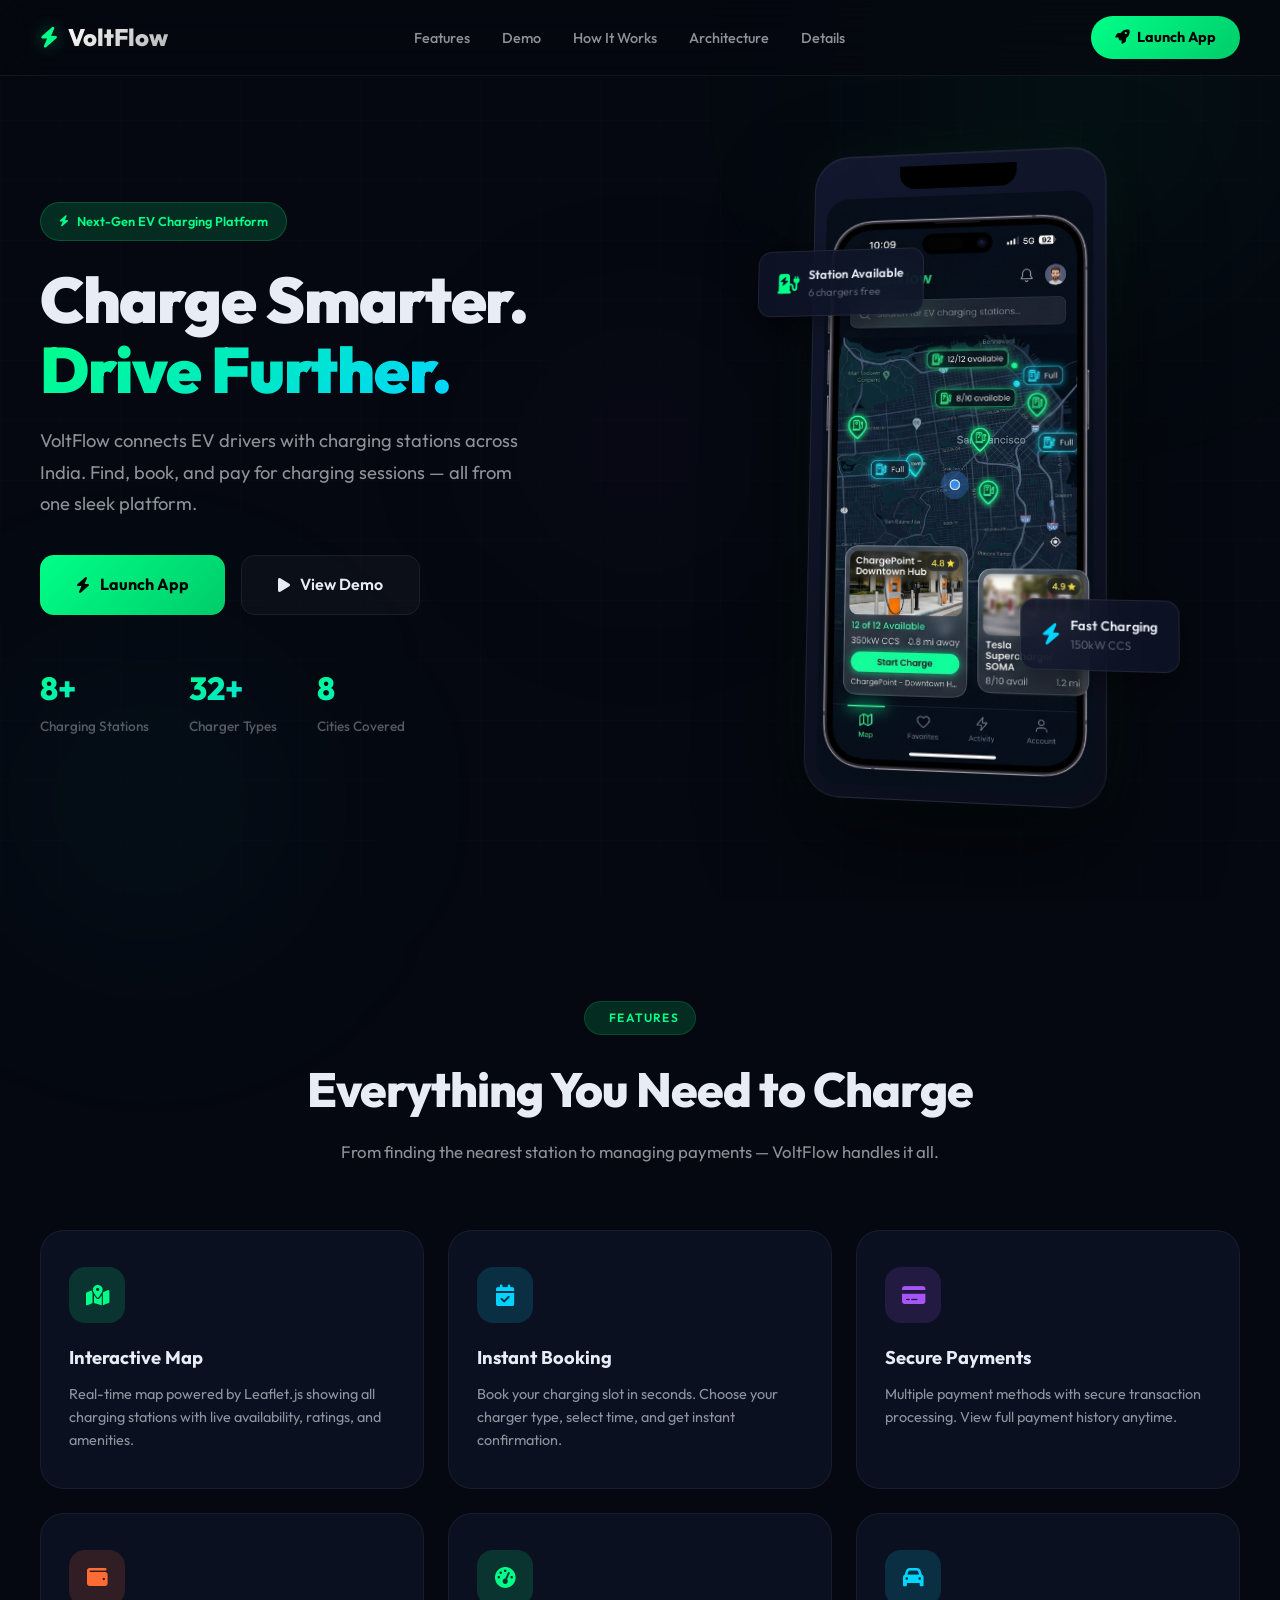
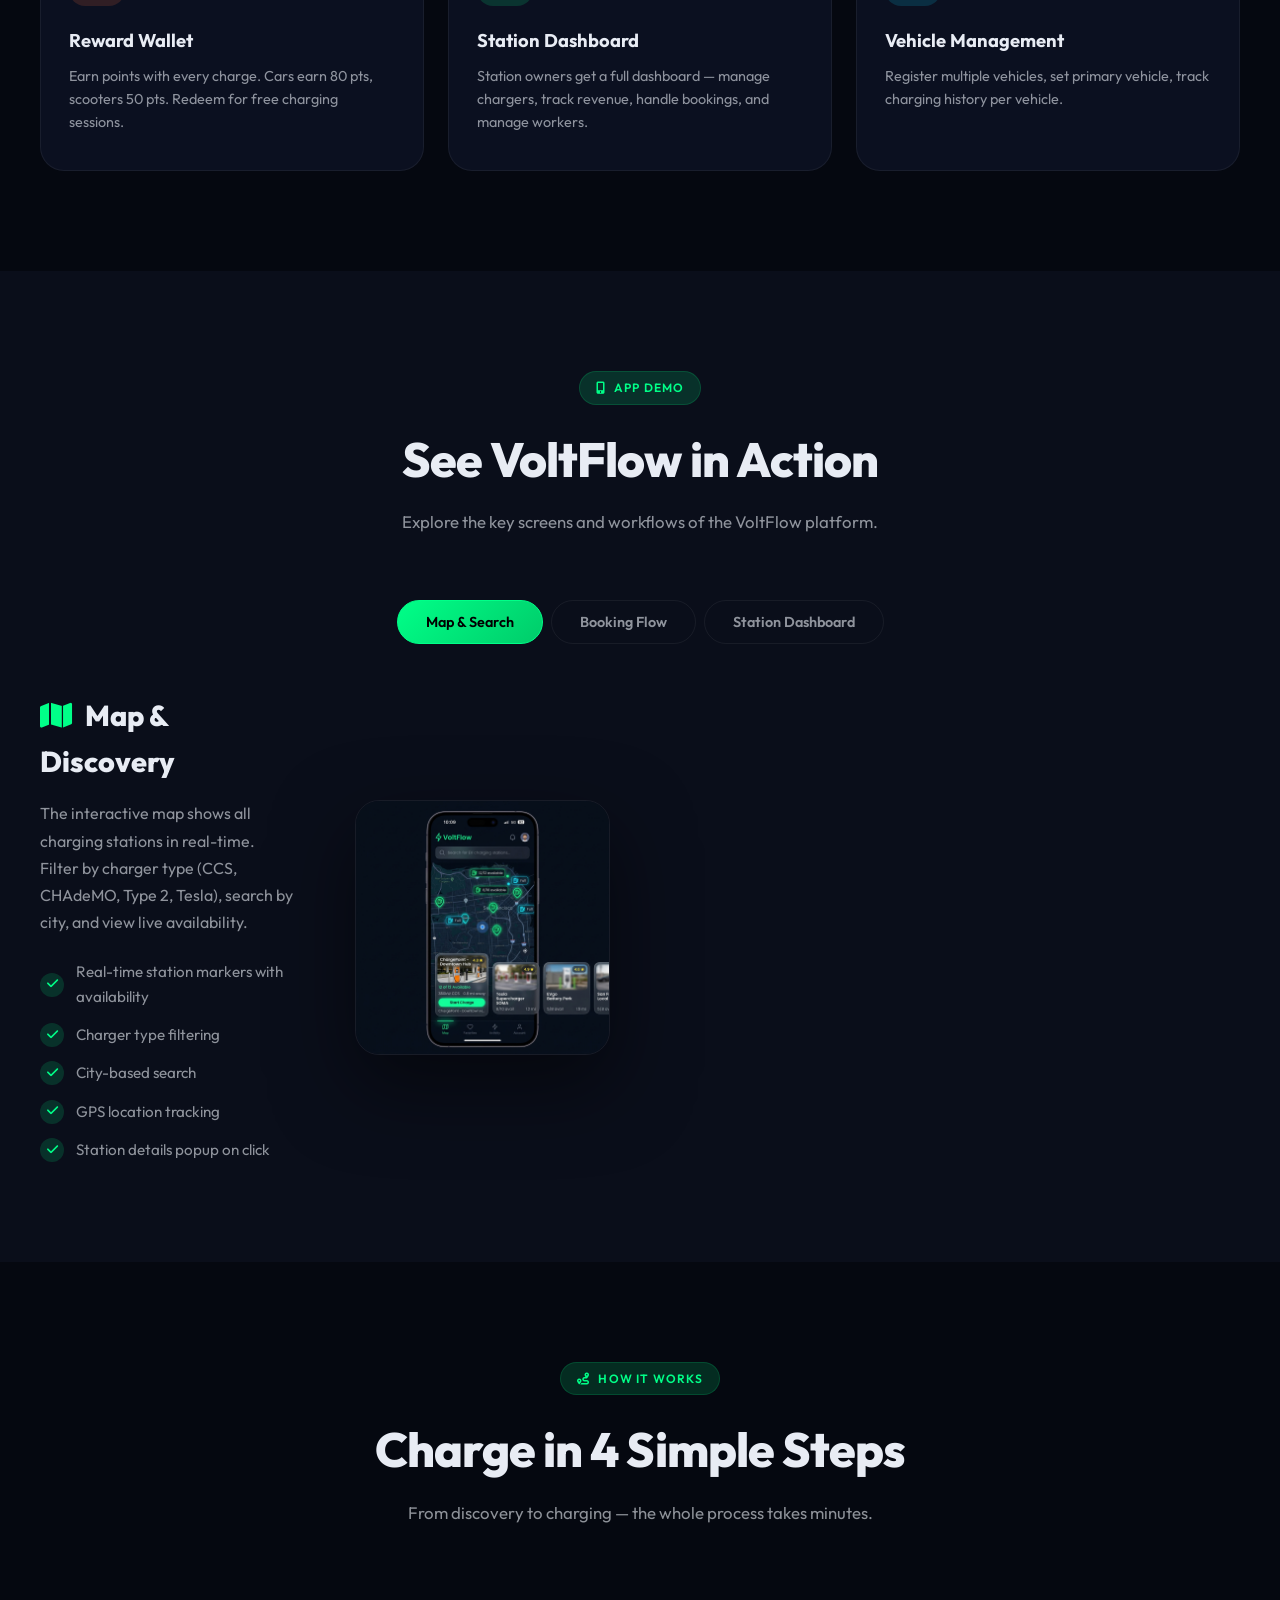
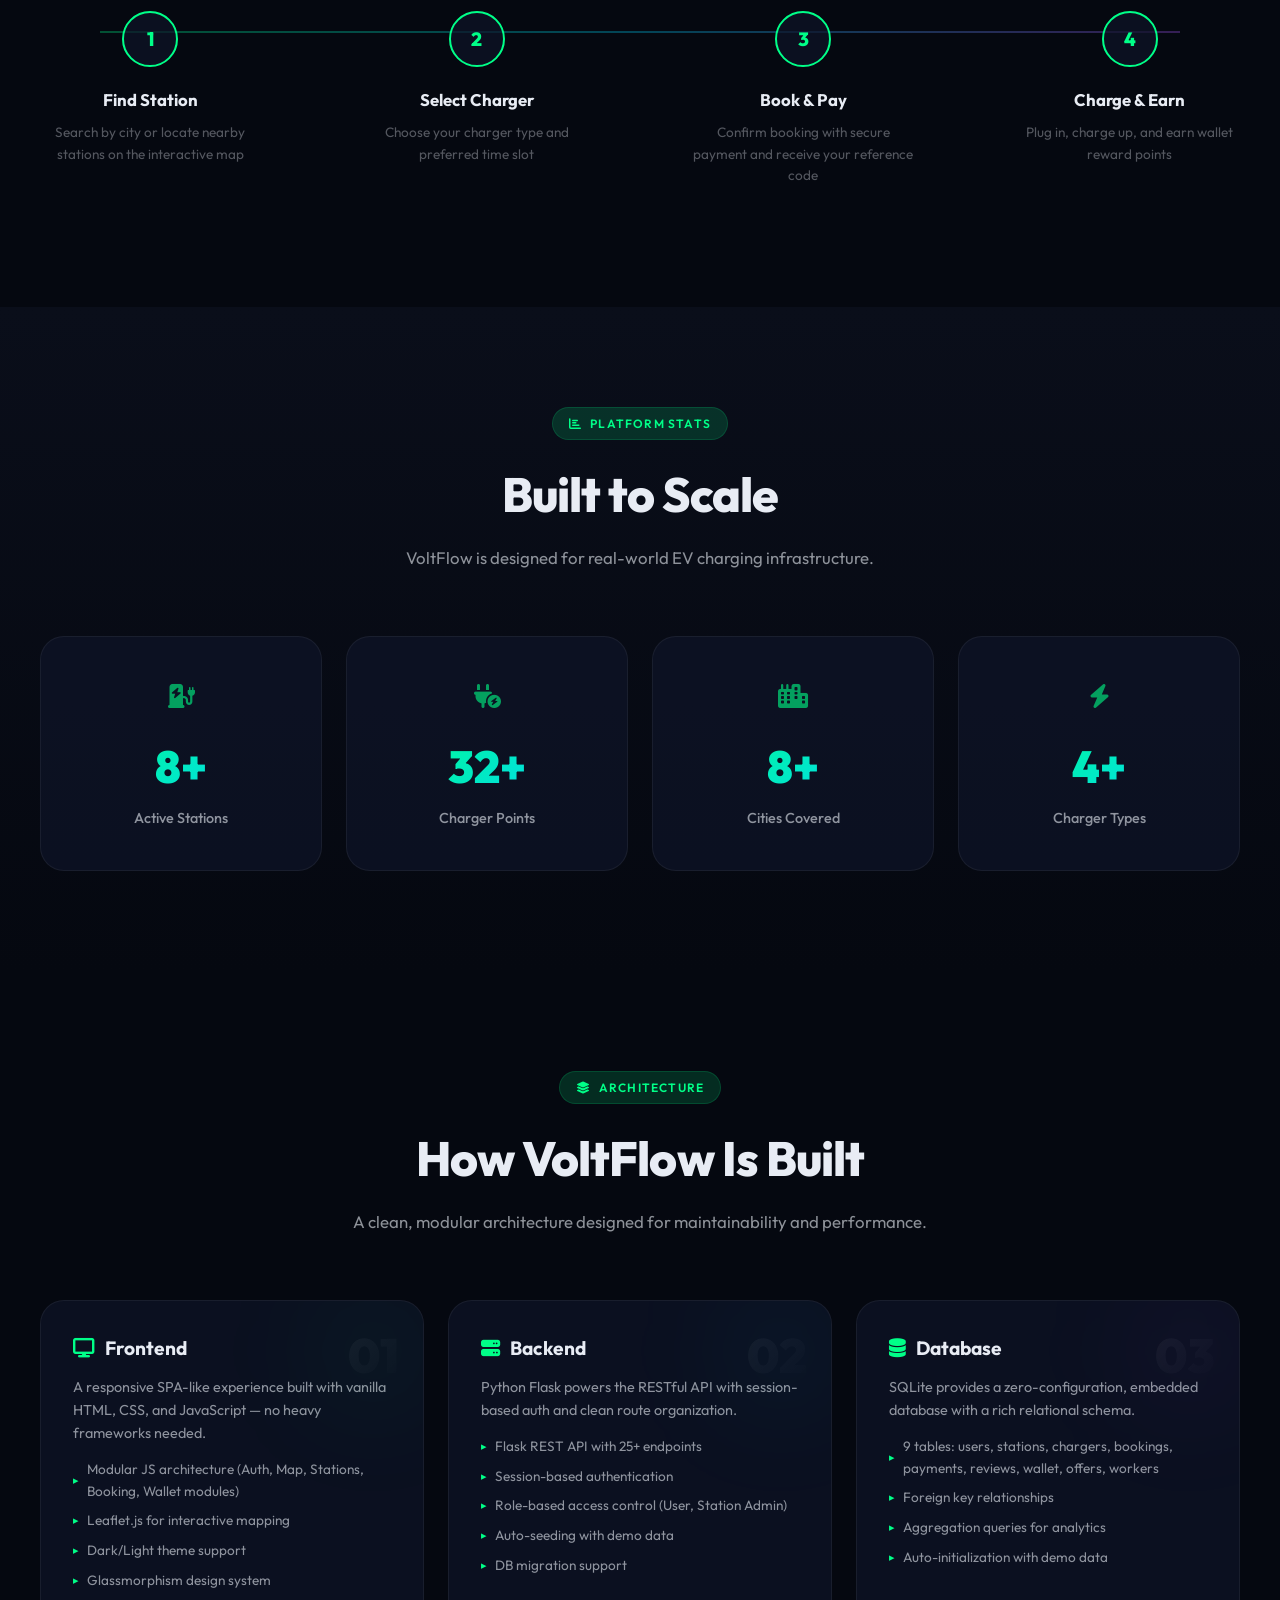
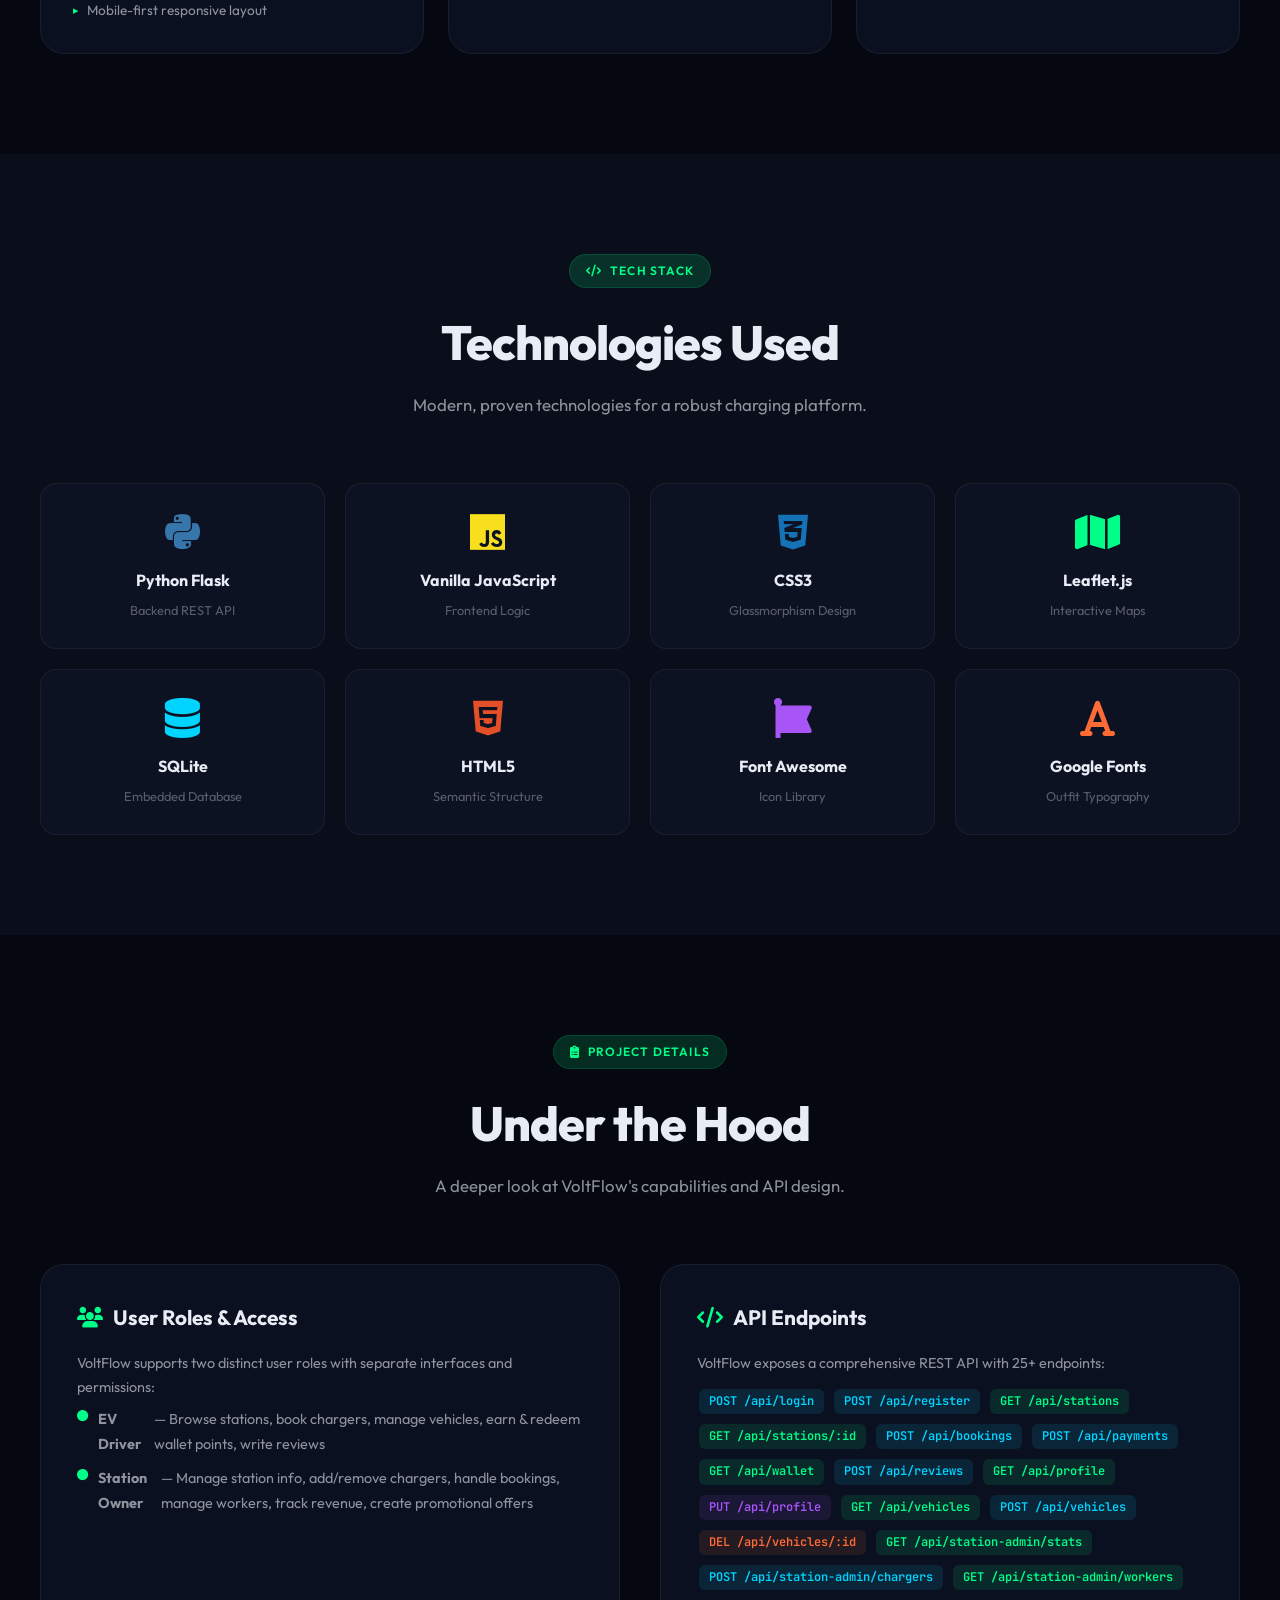
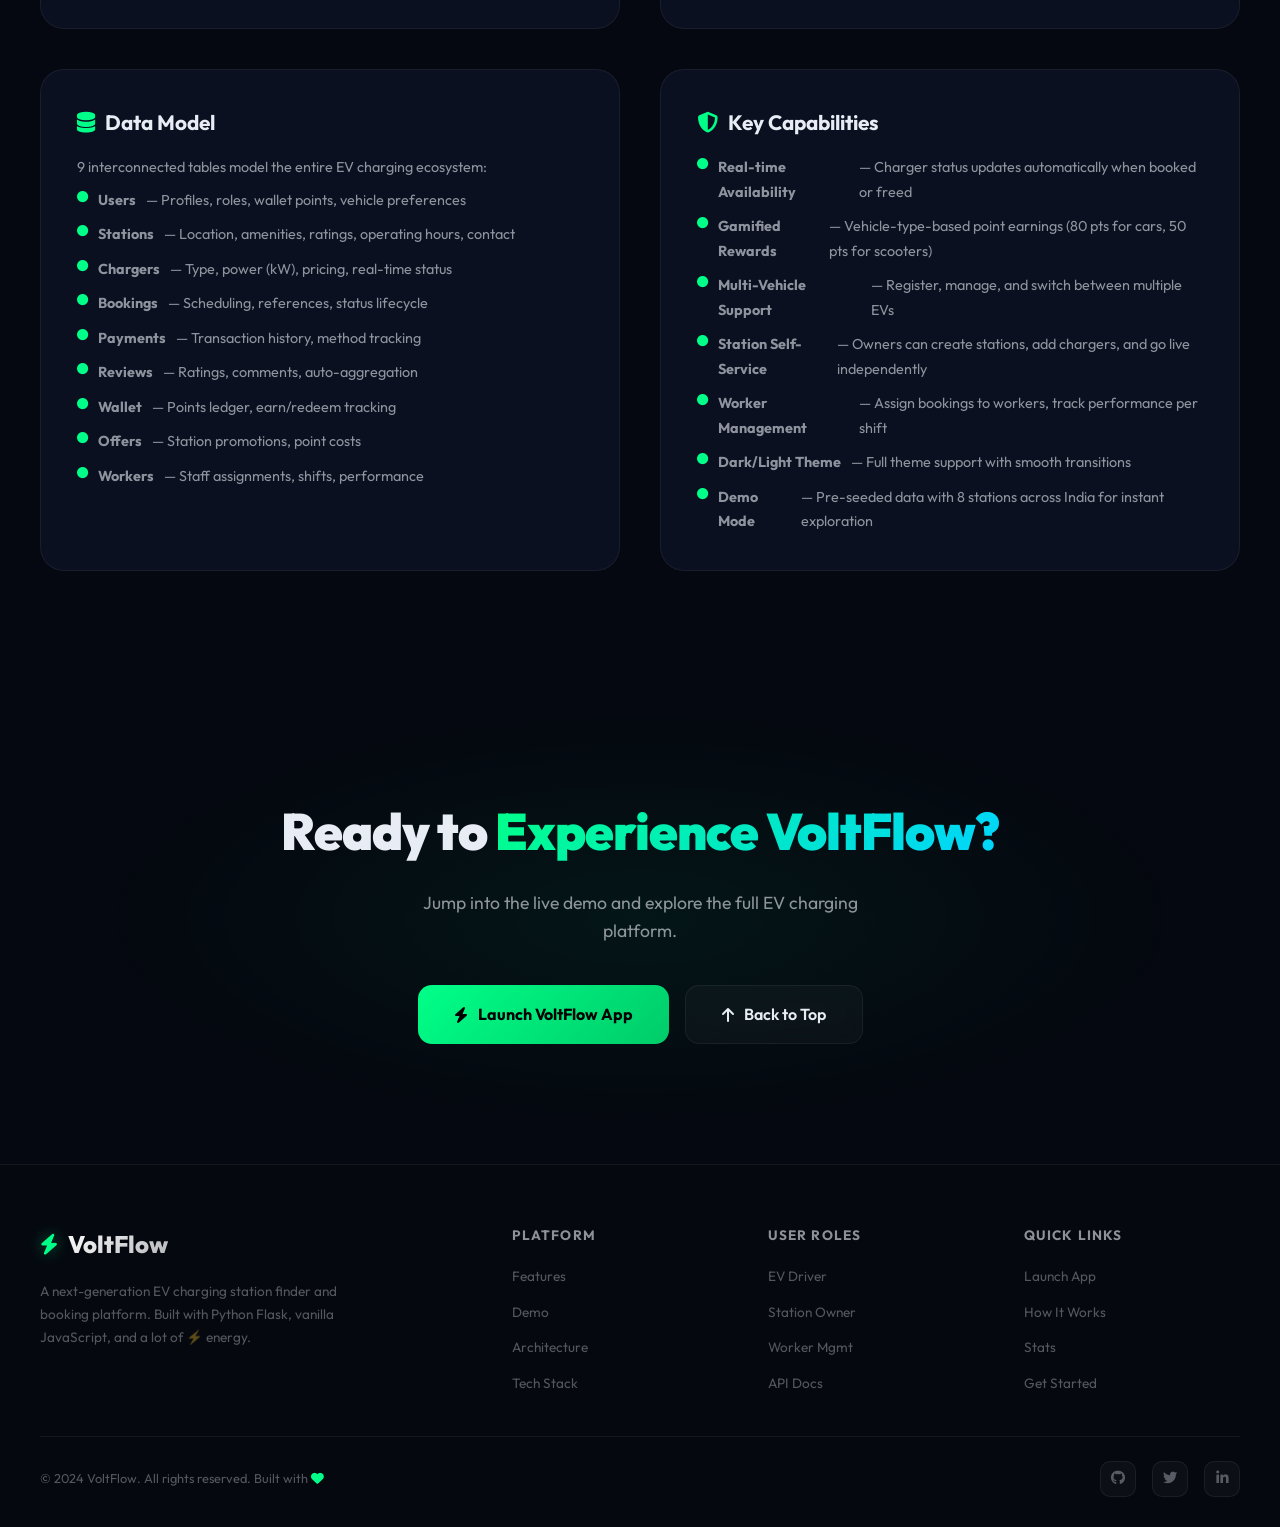
<file: templates/preview.html>
<!DOCTYPE html>
<html lang="en">
<head>
  <meta charset="UTF-8" />
  <meta name="viewport" content="width=device-width, initial-scale=1.0" />
  <title>VoltFlow – Smart EV Charging Platform | Preview</title>
  <meta name="description" content="VoltFlow is a next-generation EV charging station finder and booking platform. Locate, book, and charge your electric vehicle with ease." />
  <link href="https://fonts.googleapis.com/css2?family=Outfit:wght@300;400;500;600;700;800;900&family=JetBrains+Mono:wght@400;600&display=swap" rel="stylesheet" />
  <link rel="stylesheet" href="https://cdnjs.cloudflare.com/ajax/libs/font-awesome/6.5.0/css/all.min.css" />
  <style>
    /* ═══════════════════════════════════════════════════════
       VOLTFLOW PREVIEW PAGE — COMPLETE STYLES
       ═══════════════════════════════════════════════════════ */

    *, *::before, *::after { margin: 0; padding: 0; box-sizing: border-box; }

    :root {
      --bg-deep: #050810;
      --bg-primary: #0a0e1a;
      --bg-card: rgba(15, 20, 40, 0.7);
      --bg-card-hover: rgba(20, 28, 55, 0.8);
      --glass: rgba(255,255,255,0.03);
      --glass-border: rgba(255,255,255,0.06);
      --neon: #00ff88;
      --neon-dim: rgba(0,255,136,0.15);
      --cyan: #00d4ff;
      --cyan-dim: rgba(0,212,255,0.15);
      --purple: #a855f7;
      --purple-dim: rgba(168,85,247,0.15);
      --orange: #ff6b35;
      --text-primary: #e8ecf4;
      --text-secondary: rgba(232,236,244,0.6);
      --text-muted: rgba(232,236,244,0.35);
      --border: rgba(255,255,255,0.06);
      --font: 'Outfit', -apple-system, sans-serif;
      --mono: 'JetBrains Mono', monospace;
      --radius: 16px;
      --radius-sm: 10px;
      --radius-lg: 24px;
      --shadow-glow: 0 0 40px rgba(0,255,136,0.08);
      --shadow-lg: 0 20px 60px rgba(0,0,0,0.5);
    }

    html {
      scroll-behavior: smooth;
      font-size: 16px;
    }

    body {
      font-family: var(--font);
      background: var(--bg-deep);
      color: var(--text-primary);
      overflow-x: hidden;
      line-height: 1.6;
    }

    /* ── PRELOADER ─────────────────────────────────── */
    #preloader {
      position: fixed; inset: 0; z-index: 9999;
      background: var(--bg-deep);
      display: flex; align-items: center; justify-content: center;
      flex-direction: column; gap: 24px;
      transition: opacity 0.6s ease, visibility 0.6s ease;
    }
    #preloader.hidden { opacity: 0; visibility: hidden; pointer-events: none; }
    .preloader-logo {
      font-size: 3rem; font-weight: 800;
      background: linear-gradient(135deg, var(--neon), var(--cyan));
      -webkit-background-clip: text; -webkit-text-fill-color: transparent;
      animation: pulse-glow 1.5s ease-in-out infinite;
    }
    .preloader-bar {
      width: 200px; height: 3px; border-radius: 3px;
      background: rgba(255,255,255,0.05); overflow: hidden;
    }
    .preloader-bar-fill {
      width: 0; height: 100%; border-radius: 3px;
      background: linear-gradient(90deg, var(--neon), var(--cyan));
      animation: load-bar 1.8s ease-in-out forwards;
    }
    @keyframes load-bar { 0%{width:0} 50%{width:70%} 100%{width:100%} }
    @keyframes pulse-glow {
      0%,100% { filter: drop-shadow(0 0 10px rgba(0,255,136,0.3)); }
      50% { filter: drop-shadow(0 0 30px rgba(0,255,136,0.6)); }
    }

    /* ── BACKGROUND EFFECTS ───────────────────────── */
    .bg-grid {
      position: fixed; inset: 0; z-index: 0; pointer-events: none;
      background-image:
        linear-gradient(rgba(0,255,136,0.015) 1px, transparent 1px),
        linear-gradient(90deg, rgba(0,255,136,0.015) 1px, transparent 1px);
      background-size: 60px 60px;
    }
    .bg-orb {
      position: fixed; border-radius: 50%; filter: blur(100px);
      pointer-events: none; z-index: 0;
    }
    .bg-orb-1 {
      width: 600px; height: 600px; top: -200px; right: -100px;
      background: radial-gradient(circle, rgba(0,255,136,0.06), transparent 70%);
      animation: float-orb 20s ease-in-out infinite;
    }
    .bg-orb-2 {
      width: 500px; height: 500px; bottom: -150px; left: -100px;
      background: radial-gradient(circle, rgba(0,212,255,0.05), transparent 70%);
      animation: float-orb 25s ease-in-out infinite reverse;
    }
    .bg-orb-3 {
      width: 400px; height: 400px; top: 50%; left: 50%;
      transform: translate(-50%, -50%);
      background: radial-gradient(circle, rgba(168,85,247,0.04), transparent 70%);
      animation: float-orb 18s ease-in-out infinite 5s;
    }
    @keyframes float-orb {
      0%,100% { transform: translate(0, 0); }
      25% { transform: translate(40px, -30px); }
      50% { transform: translate(-20px, 40px); }
      75% { transform: translate(30px, 20px); }
    }

    /* ── NAVBAR ────────────────────────────────────── */
    .navbar {
      position: fixed; top: 0; left: 0; right: 0; z-index: 100;
      padding: 16px 40px;
      display: flex; align-items: center; justify-content: space-between;
      background: rgba(5,8,16,0.6);
      backdrop-filter: blur(20px); -webkit-backdrop-filter: blur(20px);
      border-bottom: 1px solid var(--glass-border);
      transition: all 0.3s ease;
    }
    .navbar.scrolled {
      padding: 10px 40px;
      background: rgba(5,8,16,0.85);
      box-shadow: 0 4px 30px rgba(0,0,0,0.4);
    }
    .nav-brand {
      display: flex; align-items: center; gap: 10px;
      font-size: 1.5rem; font-weight: 800;
      text-decoration: none; color: var(--text-primary);
    }
    .nav-brand i {
      color: var(--neon);
      filter: drop-shadow(0 0 8px rgba(0,255,136,0.4));
      font-size: 1.3rem;
    }
    .nav-brand span {
      background: linear-gradient(135deg, #fff, rgba(255,255,255,0.7));
      -webkit-background-clip: text; -webkit-text-fill-color: transparent;
    }
    .nav-links {
      display: flex; align-items: center; gap: 32px; list-style: none;
    }
    .nav-links a {
      color: var(--text-secondary); text-decoration: none;
      font-weight: 500; font-size: 0.9rem;
      transition: color 0.3s ease; position: relative;
    }
    .nav-links a::after {
      content: ''; position: absolute; bottom: -4px; left: 0;
      width: 0; height: 2px; background: var(--neon);
      transition: width 0.3s ease;
    }
    .nav-links a:hover { color: var(--neon); }
    .nav-links a:hover::after { width: 100%; }
    .nav-cta {
      padding: 10px 24px; border-radius: 50px; border: none;
      background: linear-gradient(135deg, var(--neon), #00cc6a);
      color: #000; font-weight: 700; font-size: 0.9rem;
      cursor: pointer; transition: all 0.3s ease;
      text-decoration: none; display: inline-flex; align-items: center; gap: 8px;
    }
    .nav-cta:hover {
      transform: translateY(-2px);
      box-shadow: 0 8px 30px rgba(0,255,136,0.3);
    }
    .nav-hamburger {
      display: none; background: none; border: none; color: var(--text-primary);
      font-size: 1.5rem; cursor: pointer;
    }

    /* ── HERO ──────────────────────────────────────── */
    .hero {
      position: relative; z-index: 1;
      min-height: 100vh; display: flex; align-items: center;
      padding: 120px 40px 80px;
      overflow: hidden;
    }
    .hero-content {
      max-width: 1280px; margin: 0 auto; width: 100%;
      display: grid; grid-template-columns: 1fr 1fr;
      gap: 60px; align-items: center;
    }
    .hero-text { z-index: 2; }
    .hero-badge {
      display: inline-flex; align-items: center; gap: 8px;
      padding: 8px 18px; border-radius: 50px;
      background: var(--neon-dim); border: 1px solid rgba(0,255,136,0.2);
      color: var(--neon); font-size: 0.8rem; font-weight: 600;
      margin-bottom: 24px;
      animation: fade-in-up 0.8s ease both;
    }
    .hero-badge i { font-size: 0.7rem; }
    .hero-title {
      font-size: clamp(2.5rem, 5vw, 4.5rem);
      font-weight: 900; line-height: 1.1; letter-spacing: -0.02em;
      margin-bottom: 20px;
      animation: fade-in-up 0.8s ease 0.1s both;
    }
    .hero-title .gradient {
      background: linear-gradient(135deg, var(--neon), var(--cyan));
      -webkit-background-clip: text; -webkit-text-fill-color: transparent;
    }
    .hero-subtitle {
      font-size: 1.15rem; color: var(--text-secondary);
      max-width: 480px; line-height: 1.7; margin-bottom: 36px;
      animation: fade-in-up 0.8s ease 0.2s both;
    }
    .hero-actions {
      display: flex; gap: 16px; flex-wrap: wrap;
      animation: fade-in-up 0.8s ease 0.3s both;
    }
    .btn-hero-primary {
      padding: 16px 36px; border-radius: 14px; border: none;
      background: linear-gradient(135deg, var(--neon), #00cc6a);
      color: #000; font-weight: 700; font-size: 1rem;
      cursor: pointer; transition: all 0.3s ease;
      display: inline-flex; align-items: center; gap: 10px;
      text-decoration: none;
    }
    .btn-hero-primary:hover {
      transform: translateY(-3px);
      box-shadow: 0 12px 40px rgba(0,255,136,0.3);
    }
    .btn-hero-secondary {
      padding: 16px 36px; border-radius: 14px;
      border: 1px solid var(--glass-border);
      background: var(--glass); color: var(--text-primary);
      font-weight: 600; font-size: 1rem;
      cursor: pointer; transition: all 0.3s ease;
      display: inline-flex; align-items: center; gap: 10px;
      text-decoration: none;
      backdrop-filter: blur(10px);
    }
    .btn-hero-secondary:hover {
      background: rgba(255,255,255,0.08);
      border-color: rgba(255,255,255,0.15);
      transform: translateY(-3px);
    }
    .hero-stats {
      display: flex; gap: 40px; margin-top: 48px;
      animation: fade-in-up 0.8s ease 0.4s both;
    }
    .hero-stat h3 {
      font-size: 2rem; font-weight: 800;
      background: linear-gradient(135deg, var(--neon), var(--cyan));
      -webkit-background-clip: text; -webkit-text-fill-color: transparent;
    }
    .hero-stat p {
      font-size: 0.85rem; color: var(--text-muted);
      font-weight: 500; margin-top: 2px;
    }

    /* Hero Visual */
    .hero-visual {
      position: relative; z-index: 2;
      display: flex; justify-content: center; align-items: center;
      animation: fade-in-up 1s ease 0.3s both;
    }
    .hero-phone {
      position: relative; width: 300px;
      background: linear-gradient(145deg, rgba(20,25,50,0.9), rgba(10,14,26,0.95));
      border-radius: 36px; padding: 12px;
      border: 1px solid rgba(255,255,255,0.08);
      box-shadow:
        0 40px 100px rgba(0,0,0,0.6),
        0 0 60px rgba(0,255,136,0.05),
        inset 0 1px 0 rgba(255,255,255,0.05);
      transform: perspective(1000px) rotateY(-8deg) rotateX(4deg);
      transition: transform 0.6s ease;
    }
    .hero-phone:hover {
      transform: perspective(1000px) rotateY(0deg) rotateX(0deg);
    }
    .phone-notch {
      width: 120px; height: 24px; margin: 0 auto 8px;
      background: #000; border-radius: 0 0 16px 16px;
    }
    .phone-screen {
      border-radius: 24px; overflow: hidden;
      aspect-ratio: 9/19.5; position: relative;
    }
    .phone-screen img {
      width: 100%; height: 100%; object-fit: cover;
    }
    .hero-floating-card {
      position: absolute; padding: 14px 20px;
      background: rgba(15,20,40,0.85);
      backdrop-filter: blur(20px);
      border: 1px solid rgba(255,255,255,0.08);
      border-radius: 14px; box-shadow: 0 10px 30px rgba(0,0,0,0.4);
      animation: float-card 4s ease-in-out infinite;
    }
    .float-card-1 {
      top: 15%; left: -60px;
      animation-delay: 0s;
    }
    .float-card-2 {
      bottom: 20%; right: -70px;
      animation-delay: 2s;
    }
    .float-card-1 .fc-icon { color: var(--neon); }
    .float-card-2 .fc-icon { color: var(--cyan); }
    .fc-row { display: flex; align-items: center; gap: 10px; }
    .fc-icon { font-size: 1.3rem; }
    .fc-text { font-size: 0.8rem; font-weight: 600; }
    .fc-sub { font-size: 0.7rem; color: var(--text-muted); }
    @keyframes float-card {
      0%,100% { transform: translateY(0); }
      50% { transform: translateY(-12px); }
    }

    /* ── SECTIONS COMMON ──────────────────────────── */
    .section {
      position: relative; z-index: 1;
      padding: 100px 40px;
    }
    .section-container {
      max-width: 1280px; margin: 0 auto;
    }
    .section-header {
      text-align: center; margin-bottom: 64px;
    }
    .section-label {
      display: inline-flex; align-items: center; gap: 8px;
      padding: 6px 16px; border-radius: 50px;
      background: var(--neon-dim); border: 1px solid rgba(0,255,136,0.15);
      color: var(--neon); font-size: 0.75rem; font-weight: 600;
      text-transform: uppercase; letter-spacing: 0.1em;
      margin-bottom: 16px;
    }
    .section-title {
      font-size: clamp(2rem, 4vw, 3rem);
      font-weight: 800; letter-spacing: -0.02em;
      margin-bottom: 12px;
    }
    .section-subtitle {
      font-size: 1.05rem; color: var(--text-secondary);
      max-width: 600px; margin: 0 auto;
    }

    /* ── FEATURES ──────────────────────────────────── */
    .features-grid {
      display: grid; grid-template-columns: repeat(3, 1fr);
      gap: 24px;
    }
    .feature-card {
      position: relative; padding: 36px 28px;
      background: var(--bg-card);
      border: 1px solid var(--border);
      border-radius: var(--radius-lg);
      transition: all 0.4s ease; overflow: hidden;
      cursor: default;
    }
    .feature-card::before {
      content: ''; position: absolute; top: 0; left: 0; right: 0;
      height: 2px; background: linear-gradient(90deg, transparent, var(--neon), transparent);
      opacity: 0; transition: opacity 0.4s ease;
    }
    .feature-card:hover {
      background: var(--bg-card-hover);
      border-color: rgba(0,255,136,0.15);
      transform: translateY(-6px);
      box-shadow: var(--shadow-glow);
    }
    .feature-card:hover::before { opacity: 1; }
    .feature-icon {
      width: 56px; height: 56px; border-radius: 16px;
      display: flex; align-items: center; justify-content: center;
      font-size: 1.3rem; margin-bottom: 20px;
    }
    .feature-icon.green { background: var(--neon-dim); color: var(--neon); }
    .feature-icon.cyan { background: var(--cyan-dim); color: var(--cyan); }
    .feature-icon.purple { background: var(--purple-dim); color: var(--purple); }
    .feature-icon.orange { background: rgba(255,107,53,0.15); color: var(--orange); }
    .feature-card h3 {
      font-size: 1.15rem; font-weight: 700; margin-bottom: 10px;
    }
    .feature-card p {
      font-size: 0.9rem; color: var(--text-secondary); line-height: 1.6;
    }

    /* ── APP DEMO / SHOWCASE ──────────────────────── */
    .demo-section { background: var(--bg-primary); }
    .demo-tabs {
      display: flex; justify-content: center; gap: 8px;
      margin-bottom: 48px; flex-wrap: wrap;
    }
    .demo-tab {
      padding: 12px 28px; border-radius: 50px; border: 1px solid var(--border);
      background: transparent; color: var(--text-secondary);
      font-weight: 600; font-size: 0.9rem; cursor: pointer;
      transition: all 0.3s ease; font-family: var(--font);
    }
    .demo-tab.active {
      background: linear-gradient(135deg, var(--neon), #00cc6a);
      color: #000; border-color: var(--neon);
    }
    .demo-tab:hover:not(.active) {
      background: rgba(255,255,255,0.05);
      border-color: rgba(255,255,255,0.12);
    }
    .demo-content {
      position: relative;
      display: grid; grid-template-columns: 1fr 1fr;
      gap: 60px; align-items: center;
    }
    .demo-panel { display: none; }
    .demo-panel.active { display: grid; grid-template-columns: 1fr 1fr; gap: 60px; align-items: center; }
    .demo-info h3 {
      font-size: 1.8rem; font-weight: 800; margin-bottom: 16px;
    }
    .demo-info p {
      color: var(--text-secondary); line-height: 1.7; margin-bottom: 24px;
    }
    .demo-features-list {
      list-style: none; display: flex; flex-direction: column; gap: 14px;
    }
    .demo-features-list li {
      display: flex; align-items: center; gap: 12px;
      font-size: 0.95rem; color: var(--text-secondary);
    }
    .demo-features-list li i {
      color: var(--neon); font-size: 0.8rem;
      width: 24px; height: 24px; border-radius: 50%;
      background: var(--neon-dim);
      display: flex; align-items: center; justify-content: center;
      flex-shrink: 0;
    }
    .demo-image-wrap {
      display: flex; justify-content: center;
    }
    .demo-image {
      width: 100%; max-width: 500px; border-radius: var(--radius-lg);
      border: 1px solid var(--border);
      box-shadow: 0 30px 80px rgba(0,0,0,0.5);
      transition: transform 0.5s ease;
    }
    .demo-image:hover {
      transform: scale(1.03);
    }

    /* ── TECH STACK ────────────────────────────────── */
    .tech-grid {
      display: grid; grid-template-columns: repeat(4, 1fr); gap: 20px;
    }
    .tech-card {
      padding: 28px 24px; text-align: center;
      background: var(--bg-card);
      border: 1px solid var(--border);
      border-radius: var(--radius);
      transition: all 0.3s ease;
    }
    .tech-card:hover {
      border-color: rgba(0,255,136,0.15);
      transform: translateY(-4px);
      box-shadow: var(--shadow-glow);
    }
    .tech-card i {
      font-size: 2.5rem; margin-bottom: 16px;
      display: block;
    }
    .tech-card h4 { font-size: 1rem; font-weight: 700; margin-bottom: 6px; }
    .tech-card p { font-size: 0.8rem; color: var(--text-muted); }

    /* ── ARCHITECTURE ─────────────────────────────── */
    .arch-grid {
      display: grid; grid-template-columns: repeat(3, 1fr); gap: 24px;
    }
    .arch-card {
      padding: 32px; background: var(--bg-card);
      border: 1px solid var(--border); border-radius: var(--radius-lg);
      position: relative; overflow: hidden;
    }
    .arch-card::after {
      content: ''; position: absolute; top: 0; right: 0;
      width: 100px; height: 100px; border-radius: 50%;
      filter: blur(60px); pointer-events: none;
    }
    .arch-card:nth-child(1)::after { background: rgba(0,255,136,0.08); }
    .arch-card:nth-child(2)::after { background: rgba(0,212,255,0.08); }
    .arch-card:nth-child(3)::after { background: rgba(168,85,247,0.08); }
    .arch-num {
      font-size: 3rem; font-weight: 900;
      background: linear-gradient(135deg, rgba(255,255,255,0.05), transparent);
      -webkit-background-clip: text; -webkit-text-fill-color: transparent;
      position: absolute; top: 16px; right: 24px;
    }
    .arch-card h3 {
      font-size: 1.2rem; font-weight: 700; margin-bottom: 12px;
      display: flex; align-items: center; gap: 10px;
    }
    .arch-card h3 i { color: var(--neon); }
    .arch-card p { color: var(--text-secondary); font-size: 0.9rem; line-height: 1.6; }
    .arch-card ul {
      list-style: none; margin-top: 14px;
      display: flex; flex-direction: column; gap: 8px;
    }
    .arch-card ul li {
      font-size: 0.85rem; color: var(--text-secondary);
      display: flex; align-items: center; gap: 8px;
    }
    .arch-card ul li::before {
      content: '▸'; color: var(--neon); font-size: 0.7rem;
    }

    /* ── LIVE STATS ────────────────────────────────── */
    .stats-section {
      background: linear-gradient(180deg, var(--bg-primary), var(--bg-deep));
    }
    .stats-grid {
      display: grid; grid-template-columns: repeat(4, 1fr); gap: 24px;
    }
    .stat-card {
      text-align: center; padding: 40px 24px;
      background: var(--bg-card);
      border: 1px solid var(--border);
      border-radius: var(--radius-lg); position: relative; overflow: hidden;
    }
    .stat-card::before {
      content: ''; position: absolute; inset: -1px;
      border-radius: var(--radius-lg);
      background: linear-gradient(135deg, rgba(0,255,136,0.1), transparent, rgba(0,212,255,0.1));
      z-index: 0; opacity: 0; transition: opacity 0.4s ease;
    }
    .stat-card:hover::before { opacity: 1; }
    .stat-card > * { position: relative; z-index: 1; }
    .stat-number {
      font-size: 2.8rem; font-weight: 900;
      background: linear-gradient(135deg, var(--neon), var(--cyan));
      -webkit-background-clip: text; -webkit-text-fill-color: transparent;
      margin-bottom: 4px;
    }
    .stat-label { font-size: 0.9rem; color: var(--text-secondary); font-weight: 500; }
    .stat-icon {
      font-size: 1.5rem; color: var(--neon); margin-bottom: 16px;
      opacity: 0.6;
    }

    /* ── HOW IT WORKS ─────────────────────────────── */
    .steps-timeline {
      display: flex; justify-content: space-between; align-items: flex-start;
      position: relative; padding: 20px 0;
    }
    .steps-timeline::before {
      content: ''; position: absolute; top: 40px; left: 60px; right: 60px;
      height: 2px;
      background: linear-gradient(90deg, var(--neon), var(--cyan), var(--purple));
      opacity: 0.3;
    }
    .step-item {
      text-align: center; flex: 1; max-width: 220px; position: relative;
    }
    .step-num {
      width: 56px; height: 56px; border-radius: 50%;
      display: flex; align-items: center; justify-content: center;
      font-weight: 800; font-size: 1.2rem; margin: 0 auto 20px;
      background: var(--bg-card);
      border: 2px solid var(--neon);
      color: var(--neon);
      position: relative; z-index: 2;
    }
    .step-item h4 { font-size: 1.05rem; font-weight: 700; margin-bottom: 8px; }
    .step-item p { font-size: 0.85rem; color: var(--text-muted); }

    /* ── PROJECT DETAILS ──────────────────────────── */
    .details-grid {
      display: grid; grid-template-columns: 1fr 1fr; gap: 40px;
    }
    .detail-block {
      padding: 36px; background: var(--bg-card);
      border: 1px solid var(--border);
      border-radius: var(--radius-lg);
    }
    .detail-block h3 {
      font-size: 1.3rem; font-weight: 700; margin-bottom: 16px;
      display: flex; align-items: center; gap: 10px;
    }
    .detail-block h3 i { color: var(--neon); }
    .detail-block p, .detail-block li {
      font-size: 0.9rem; color: var(--text-secondary); line-height: 1.7;
    }
    .detail-block ul {
      list-style: none; display: flex; flex-direction: column; gap: 10px;
      margin-top: 8px;
    }
    .detail-block ul li {
      display: flex; align-items: flex-start; gap: 10px;
    }
    .detail-block ul li i {
      color: var(--neon); margin-top: 4px; font-size: 0.7rem; flex-shrink: 0;
    }
    .api-tag {
      display: inline-block; padding: 3px 10px; border-radius: 6px;
      font-family: var(--mono); font-size: 0.75rem; font-weight: 600;
      margin: 2px;
    }
    .api-get { background: rgba(0,255,136,0.1); color: var(--neon); }
    .api-post { background: rgba(0,212,255,0.1); color: var(--cyan); }
    .api-put { background: rgba(168,85,247,0.1); color: var(--purple); }
    .api-delete { background: rgba(255,107,53,0.1); color: var(--orange); }

    /* ── CTA ───────────────────────────────────────── */
    .cta-section {
      text-align: center;
      padding: 120px 40px;
      position: relative; overflow: hidden;
    }
    .cta-section::before {
      content: ''; position: absolute; inset: 0;
      background: radial-gradient(ellipse at center, rgba(0,255,136,0.06), transparent 60%);
    }
    .cta-section > * { position: relative; z-index: 1; }
    .cta-title {
      font-size: clamp(2rem, 4vw, 3.2rem); font-weight: 900;
      margin-bottom: 16px; letter-spacing: -0.02em;
    }
    .cta-sub {
      font-size: 1.1rem; color: var(--text-secondary);
      margin-bottom: 40px; max-width: 500px; margin-left: auto; margin-right: auto;
    }
    .cta-buttons { display: flex; justify-content: center; gap: 16px; flex-wrap: wrap; }

    /* ── FOOTER ────────────────────────────────────── */
    .footer {
      padding: 60px 40px 30px;
      border-top: 1px solid var(--border);
      background: rgba(5,8,16,0.8);
    }
    .footer-content {
      max-width: 1280px; margin: 0 auto;
      display: grid; grid-template-columns: 2fr 1fr 1fr 1fr; gap: 40px;
      margin-bottom: 40px;
    }
    .footer-brand { max-width: 300px; }
    .footer-brand .nav-brand { margin-bottom: 16px; }
    .footer-brand p { font-size: 0.85rem; color: var(--text-muted); line-height: 1.7; }
    .footer-col h4 {
      font-size: 0.85rem; font-weight: 700; text-transform: uppercase;
      letter-spacing: 0.08em; color: var(--text-secondary); margin-bottom: 16px;
    }
    .footer-col ul { list-style: none; display: flex; flex-direction: column; gap: 10px; }
    .footer-col ul li a {
      color: var(--text-muted); text-decoration: none; font-size: 0.85rem;
      transition: color 0.3s ease;
    }
    .footer-col ul li a:hover { color: var(--neon); }
    .footer-bottom {
      max-width: 1280px; margin: 0 auto;
      display: flex; justify-content: space-between; align-items: center;
      padding-top: 24px; border-top: 1px solid var(--border);
    }
    .footer-bottom p { font-size: 0.8rem; color: var(--text-muted); }
    .footer-socials { display: flex; gap: 16px; }
    .footer-socials a {
      width: 36px; height: 36px; border-radius: 10px;
      background: var(--glass); border: 1px solid var(--border);
      display: flex; align-items: center; justify-content: center;
      color: var(--text-muted); text-decoration: none;
      transition: all 0.3s ease; font-size: 0.9rem;
    }
    .footer-socials a:hover {
      color: var(--neon); border-color: rgba(0,255,136,0.2);
      background: var(--neon-dim);
    }

    /* ── SCROLL ANIMATIONS ────────────────────────── */
    .reveal {
      opacity: 0; transform: translateY(40px);
      transition: all 0.8s cubic-bezier(0.16, 1, 0.3, 1);
    }
    .reveal.visible {
      opacity: 1; transform: translateY(0);
    }
    @keyframes fade-in-up {
      from { opacity: 0; transform: translateY(30px); }
      to { opacity: 1; transform: translateY(0); }
    }

    /* ── PARTICLES ─────────────────────────────────── */
    .particle-field {
      position: fixed; inset: 0; z-index: 0; pointer-events: none; overflow: hidden;
    }
    .particle {
      position: absolute; width: 3px; height: 3px;
      background: var(--neon); border-radius: 50%;
      opacity: 0; animation: particle-drift linear infinite;
    }
    @keyframes particle-drift {
      0% { opacity: 0; transform: translateY(100vh) scale(0); }
      10% { opacity: 0.6; }
      90% { opacity: 0.6; }
      100% { opacity: 0; transform: translateY(-20px) scale(1); }
    }

    /* ── RESPONSIVE ────────────────────────────────── */
    @media (max-width: 1024px) {
      .hero-content { grid-template-columns: 1fr; text-align: center; }
      .hero-subtitle { margin-left: auto; margin-right: auto; }
      .hero-actions { justify-content: center; }
      .hero-stats { justify-content: center; }
      .hero-visual { margin-top: 40px; }
      .features-grid { grid-template-columns: repeat(2, 1fr); }
      .demo-panel.active { grid-template-columns: 1fr; }
      .tech-grid { grid-template-columns: repeat(2, 1fr); }
      .arch-grid { grid-template-columns: 1fr; }
      .stats-grid { grid-template-columns: repeat(2, 1fr); }
      .details-grid { grid-template-columns: 1fr; }
      .footer-content { grid-template-columns: 1fr 1fr; }
      .steps-timeline { flex-direction: column; align-items: center; gap: 32px; }
      .steps-timeline::before { display: none; }
    }

    @media (max-width: 768px) {
      .section { padding: 60px 20px; }
      .navbar { padding: 12px 20px; }
      .nav-links { display: none; }
      .nav-hamburger { display: block; }
      .hero { padding: 100px 20px 60px; }
      .features-grid { grid-template-columns: 1fr; }
      .tech-grid { grid-template-columns: 1fr 1fr; }
      .stats-grid { grid-template-columns: 1fr 1fr; }
      .hero-phone { width: 240px; }
      .float-card-1, .float-card-2 { display: none; }
      .footer-content { grid-template-columns: 1fr; }
      .footer-bottom { flex-direction: column; gap: 12px; text-align: center; }
      .demo-tabs { gap: 6px; }
      .demo-tab { padding: 8px 18px; font-size: 0.8rem; }
    }

    /* ── MOBILE NAV OVERLAY ───────────────────────── */
    .mobile-nav-overlay {
      position: fixed; inset: 0; z-index: 99;
      background: rgba(5,8,16,0.95);
      backdrop-filter: blur(20px);
      display: flex; flex-direction: column;
      align-items: center; justify-content: center; gap: 24px;
      opacity: 0; visibility: hidden;
      transition: all 0.3s ease;
    }
    .mobile-nav-overlay.open { opacity: 1; visibility: visible; }
    .mobile-nav-overlay a {
      font-size: 1.3rem; font-weight: 600;
      color: var(--text-primary); text-decoration: none;
      transition: color 0.3s ease;
    }
    .mobile-nav-overlay a:hover { color: var(--neon); }
    .mobile-nav-close {
      position: absolute; top: 20px; right: 24px;
      background: none; border: none; color: var(--text-primary);
      font-size: 1.5rem; cursor: pointer;
    }

    /* ── SCROLLBAR ─────────────────────────────────── */
    ::-webkit-scrollbar { width: 6px; }
    ::-webkit-scrollbar-track { background: var(--bg-deep); }
    ::-webkit-scrollbar-thumb {
      background: rgba(0,255,136,0.2); border-radius: 3px;
    }
    ::-webkit-scrollbar-thumb:hover { background: rgba(0,255,136,0.4); }
  </style>
</head>
<body>

  <!-- PRELOADER -->
  <div id="preloader">
    <div class="preloader-logo"><i class="fa-solid fa-bolt"></i> VoltFlow</div>
    <div class="preloader-bar"><div class="preloader-bar-fill"></div></div>
  </div>

  <!-- BACKGROUND EFFECTS -->
  <div class="bg-grid"></div>
  <div class="bg-orb bg-orb-1"></div>
  <div class="bg-orb bg-orb-2"></div>
  <div class="bg-orb bg-orb-3"></div>
  <div class="particle-field" id="particles"></div>

  <!-- MOBILE NAV OVERLAY -->
  <div class="mobile-nav-overlay" id="mobileNav">
    <button class="mobile-nav-close" onclick="closeMobileNav()"><i class="fa-solid fa-xmark"></i></button>
    <a href="#features" onclick="closeMobileNav()">Features</a>
    <a href="#demo" onclick="closeMobileNav()">Demo</a>
    <a href="#architecture" onclick="closeMobileNav()">Architecture</a>
    <a href="#details" onclick="closeMobileNav()">Details</a>
    <a href="/" class="nav-cta" onclick="closeMobileNav()">Launch App</a>
  </div>

  <!-- NAVBAR -->
  <nav class="navbar" id="navbar">
    <a href="#" class="nav-brand">
      <i class="fa-solid fa-bolt"></i>
      <span>VoltFlow</span>
    </a>
    <ul class="nav-links">
      <li><a href="#features">Features</a></li>
      <li><a href="#demo">Demo</a></li>
      <li><a href="#how-it-works">How It Works</a></li>
      <li><a href="#architecture">Architecture</a></li>
      <li><a href="#details">Details</a></li>
    </ul>
    <a href="/" class="nav-cta"><i class="fa-solid fa-rocket"></i> Launch App</a>
    <button class="nav-hamburger" onclick="toggleMobileNav()"><i class="fa-solid fa-bars"></i></button>
  </nav>

  <!-- HERO SECTION -->
  <section class="hero" id="hero">
    <div class="hero-content">
      <div class="hero-text">
        <div class="hero-badge"><i class="fa-solid fa-bolt"></i> Next-Gen EV Charging Platform</div>
        <h1 class="hero-title">
          Charge Smarter.<br>
          <span class="gradient">Drive Further.</span>
        </h1>
        <p class="hero-subtitle">
          VoltFlow connects EV drivers with charging stations across India. Find, book, and pay for charging sessions — all from one sleek platform.
        </p>
        <div class="hero-actions">
          <a href="/" class="btn-hero-primary">
            <i class="fa-solid fa-bolt"></i> Launch App
          </a>
          <a href="#demo" class="btn-hero-secondary">
            <i class="fa-solid fa-play"></i> View Demo
          </a>
        </div>
        <div class="hero-stats">
          <div class="hero-stat">
            <h3 id="counter-stations">8+</h3>
            <p>Charging Stations</p>
          </div>
          <div class="hero-stat">
            <h3 id="counter-chargers">32+</h3>
            <p>Charger Types</p>
          </div>
          <div class="hero-stat">
            <h3 id="counter-cities">8</h3>
            <p>Cities Covered</p>
          </div>
        </div>
      </div>
      <div class="hero-visual">
        <div class="hero-phone">
          <div class="phone-notch"></div>
          <div class="phone-screen">
            <img src="/static/img/map_screen.png" alt="VoltFlow Map View" />
          </div>
          <div class="hero-floating-card float-card-1">
            <div class="fc-row">
              <i class="fa-solid fa-charging-station fc-icon"></i>
              <div>
                <div class="fc-text">Station Available</div>
                <div class="fc-sub">6 chargers free</div>
              </div>
            </div>
          </div>
          <div class="hero-floating-card float-card-2">
            <div class="fc-row">
              <i class="fa-solid fa-bolt fc-icon"></i>
              <div>
                <div class="fc-text">Fast Charging</div>
                <div class="fc-sub">150kW CCS</div>
              </div>
            </div>
          </div>
        </div>
      </div>
    </div>
  </section>

  <!-- FEATURES SECTION -->
  <section class="section" id="features">
    <div class="section-container">
      <div class="section-header reveal">
        <div class="section-label"><i class="fa-solid fa-sparkles"></i> Features</div>
        <h2 class="section-title">Everything You Need to Charge</h2>
        <p class="section-subtitle">From finding the nearest station to managing payments — VoltFlow handles it all.</p>
      </div>
      <div class="features-grid">
        <div class="feature-card reveal">
          <div class="feature-icon green"><i class="fa-solid fa-map-location-dot"></i></div>
          <h3>Interactive Map</h3>
          <p>Real-time map powered by Leaflet.js showing all charging stations with live availability, ratings, and amenities.</p>
        </div>
        <div class="feature-card reveal">
          <div class="feature-icon cyan"><i class="fa-solid fa-calendar-check"></i></div>
          <h3>Instant Booking</h3>
          <p>Book your charging slot in seconds. Choose your charger type, select time, and get instant confirmation.</p>
        </div>
        <div class="feature-card reveal">
          <div class="feature-icon purple"><i class="fa-solid fa-credit-card"></i></div>
          <h3>Secure Payments</h3>
          <p>Multiple payment methods with secure transaction processing. View full payment history anytime.</p>
        </div>
        <div class="feature-card reveal">
          <div class="feature-icon orange"><i class="fa-solid fa-wallet"></i></div>
          <h3>Reward Wallet</h3>
          <p>Earn points with every charge. Cars earn 80 pts, scooters 50 pts. Redeem for free charging sessions.</p>
        </div>
        <div class="feature-card reveal">
          <div class="feature-icon green"><i class="fa-solid fa-gauge-high"></i></div>
          <h3>Station Dashboard</h3>
          <p>Station owners get a full dashboard — manage chargers, track revenue, handle bookings, and manage workers.</p>
        </div>
        <div class="feature-card reveal">
          <div class="feature-icon cyan"><i class="fa-solid fa-car"></i></div>
          <h3>Vehicle Management</h3>
          <p>Register multiple vehicles, set primary vehicle, track charging history per vehicle.</p>
        </div>
      </div>
    </div>
  </section>

  <!-- APP DEMO SECTION -->
  <section class="section demo-section" id="demo">
    <div class="section-container">
      <div class="section-header reveal">
        <div class="section-label"><i class="fa-solid fa-mobile-screen-button"></i> App Demo</div>
        <h2 class="section-title">See VoltFlow in Action</h2>
        <p class="section-subtitle">Explore the key screens and workflows of the VoltFlow platform.</p>
      </div>
      <div class="demo-tabs reveal">
        <button class="demo-tab active" onclick="switchDemo('map')">Map & Search</button>
        <button class="demo-tab" onclick="switchDemo('booking')">Booking Flow</button>
        <button class="demo-tab" onclick="switchDemo('dashboard')">Station Dashboard</button>
      </div>
      <div class="demo-content">
        <div class="demo-panel active" id="demo-map">
          <div class="demo-info">
            <h3><i class="fa-solid fa-map" style="color:var(--neon);margin-right:8px"></i> Map & Discovery</h3>
            <p>The interactive map shows all charging stations in real-time. Filter by charger type (CCS, CHAdeMO, Type 2, Tesla), search by city, and view live availability.</p>
            <ul class="demo-features-list">
              <li><i class="fa-solid fa-check"></i> Real-time station markers with availability</li>
              <li><i class="fa-solid fa-check"></i> Charger type filtering</li>
              <li><i class="fa-solid fa-check"></i> City-based search</li>
              <li><i class="fa-solid fa-check"></i> GPS location tracking</li>
              <li><i class="fa-solid fa-check"></i> Station details popup on click</li>
            </ul>
          </div>
          <div class="demo-image-wrap">
            <img class="demo-image" src="/static/img/map_screen.png" alt="VoltFlow Map View" />
          </div>
        </div>
        <div class="demo-panel" id="demo-booking">
          <div class="demo-info">
            <h3><i class="fa-solid fa-bolt" style="color:var(--cyan);margin-right:8px"></i> Smart Booking</h3>
            <p>Book a charging slot in just a few taps. Select your preferred charger type, pick a time window, and get instant pricing with real-time slot availability.</p>
            <ul class="demo-features-list">
              <li><i class="fa-solid fa-check"></i> Choose from CCS, CHAdeMO, Type 2, Tesla</li>
              <li><i class="fa-solid fa-check"></i> Dynamic pricing per kWh</li>
              <li><i class="fa-solid fa-check"></i> Flexible time slot selection</li>
              <li><i class="fa-solid fa-check"></i> Unique booking reference codes</li>
              <li><i class="fa-solid fa-check"></i> Cancel anytime before session starts</li>
            </ul>
          </div>
          <div class="demo-image-wrap">
            <img class="demo-image" src="/static/img/booking_screen.png" alt="VoltFlow Booking" />
          </div>
        </div>
        <div class="demo-panel" id="demo-dashboard">
          <div class="demo-info">
            <h3><i class="fa-solid fa-chart-line" style="color:var(--purple);margin-right:8px"></i> Owner Dashboard</h3>
            <p>Station owners get a comprehensive dashboard to manage every aspect of their charging station — from revenue tracking to worker management.</p>
            <ul class="demo-features-list">
              <li><i class="fa-solid fa-check"></i> Revenue analytics with daily breakdown</li>
              <li><i class="fa-solid fa-check"></i> Booking management (accept, complete, assign)</li>
              <li><i class="fa-solid fa-check"></i> Charger status monitoring</li>
              <li><i class="fa-solid fa-check"></i> Worker management with shifts</li>
              <li><i class="fa-solid fa-check"></i> Create promotional offers</li>
            </ul>
          </div>
          <div class="demo-image-wrap">
            <img class="demo-image" src="/static/img/dashboard_screen.png" alt="VoltFlow Dashboard" />
          </div>
        </div>
      </div>
    </div>
  </section>

  <!-- HOW IT WORKS -->
  <section class="section" id="how-it-works">
    <div class="section-container">
      <div class="section-header reveal">
        <div class="section-label"><i class="fa-solid fa-route"></i> How It Works</div>
        <h2 class="section-title">Charge in 4 Simple Steps</h2>
        <p class="section-subtitle">From discovery to charging — the whole process takes minutes.</p>
      </div>
      <div class="steps-timeline reveal">
        <div class="step-item">
          <div class="step-num">1</div>
          <h4>Find Station</h4>
          <p>Search by city or locate nearby stations on the interactive map</p>
        </div>
        <div class="step-item">
          <div class="step-num">2</div>
          <h4>Select Charger</h4>
          <p>Choose your charger type and preferred time slot</p>
        </div>
        <div class="step-item">
          <div class="step-num">3</div>
          <h4>Book & Pay</h4>
          <p>Confirm booking with secure payment and receive your reference code</p>
        </div>
        <div class="step-item">
          <div class="step-num">4</div>
          <h4>Charge & Earn</h4>
          <p>Plug in, charge up, and earn wallet reward points</p>
        </div>
      </div>
    </div>
  </section>

  <!-- LIVE STATS -->
  <section class="section stats-section" id="stats">
    <div class="section-container">
      <div class="section-header reveal">
        <div class="section-label"><i class="fa-solid fa-chart-bar"></i> Platform Stats</div>
        <h2 class="section-title">Built to Scale</h2>
        <p class="section-subtitle">VoltFlow is designed for real-world EV charging infrastructure.</p>
      </div>
      <div class="stats-grid reveal">
        <div class="stat-card">
          <div class="stat-icon"><i class="fa-solid fa-charging-station"></i></div>
          <div class="stat-number" data-target="8">0</div>
          <div class="stat-label">Active Stations</div>
        </div>
        <div class="stat-card">
          <div class="stat-icon"><i class="fa-solid fa-plug-circle-bolt"></i></div>
          <div class="stat-number" data-target="32">0</div>
          <div class="stat-label">Charger Points</div>
        </div>
        <div class="stat-card">
          <div class="stat-icon"><i class="fa-solid fa-city"></i></div>
          <div class="stat-number" data-target="8">0</div>
          <div class="stat-label">Cities Covered</div>
        </div>
        <div class="stat-card">
          <div class="stat-icon"><i class="fa-solid fa-bolt"></i></div>
          <div class="stat-number" data-target="4">0</div>
          <div class="stat-label">Charger Types</div>
        </div>
      </div>
    </div>
  </section>

  <!-- ARCHITECTURE -->
  <section class="section" id="architecture">
    <div class="section-container">
      <div class="section-header reveal">
        <div class="section-label"><i class="fa-solid fa-layer-group"></i> Architecture</div>
        <h2 class="section-title">How VoltFlow Is Built</h2>
        <p class="section-subtitle">A clean, modular architecture designed for maintainability and performance.</p>
      </div>
      <div class="arch-grid reveal">
        <div class="arch-card">
          <div class="arch-num">01</div>
          <h3><i class="fa-solid fa-display"></i> Frontend</h3>
          <p>A responsive SPA-like experience built with vanilla HTML, CSS, and JavaScript — no heavy frameworks needed.</p>
          <ul>
            <li>Modular JS architecture (Auth, Map, Stations, Booking, Wallet modules)</li>
            <li>Leaflet.js for interactive mapping</li>
            <li>Dark/Light theme support</li>
            <li>Glassmorphism design system</li>
            <li>Mobile-first responsive layout</li>
          </ul>
        </div>
        <div class="arch-card">
          <div class="arch-num">02</div>
          <h3><i class="fa-solid fa-server"></i> Backend</h3>
          <p>Python Flask powers the RESTful API with session-based auth and clean route organization.</p>
          <ul>
            <li>Flask REST API with 25+ endpoints</li>
            <li>Session-based authentication</li>
            <li>Role-based access control (User, Station Admin)</li>
            <li>Auto-seeding with demo data</li>
            <li>DB migration support</li>
          </ul>
        </div>
        <div class="arch-card">
          <div class="arch-num">03</div>
          <h3><i class="fa-solid fa-database"></i> Database</h3>
          <p>SQLite provides a zero-configuration, embedded database with a rich relational schema.</p>
          <ul>
            <li>9 tables: users, stations, chargers, bookings, payments, reviews, wallet, offers, workers</li>
            <li>Foreign key relationships</li>
            <li>Aggregation queries for analytics</li>
            <li>Auto-initialization with demo data</li>
          </ul>
        </div>
      </div>
    </div>
  </section>

  <!-- TECH STACK -->
  <section class="section demo-section" id="tech">
    <div class="section-container">
      <div class="section-header reveal">
        <div class="section-label"><i class="fa-solid fa-code"></i> Tech Stack</div>
        <h2 class="section-title">Technologies Used</h2>
        <p class="section-subtitle">Modern, proven technologies for a robust charging platform.</p>
      </div>
      <div class="tech-grid reveal">
        <div class="tech-card">
          <i class="fa-brands fa-python" style="color:#3776ab"></i>
          <h4>Python Flask</h4>
          <p>Backend REST API</p>
        </div>
        <div class="tech-card">
          <i class="fa-brands fa-js" style="color:#f7df1e"></i>
          <h4>Vanilla JavaScript</h4>
          <p>Frontend Logic</p>
        </div>
        <div class="tech-card">
          <i class="fa-brands fa-css3-alt" style="color:#1572b6"></i>
          <h4>CSS3</h4>
          <p>Glassmorphism Design</p>
        </div>
        <div class="tech-card">
          <i class="fa-solid fa-map" style="color:var(--neon)"></i>
          <h4>Leaflet.js</h4>
          <p>Interactive Maps</p>
        </div>
        <div class="tech-card">
          <i class="fa-solid fa-database" style="color:var(--cyan)"></i>
          <h4>SQLite</h4>
          <p>Embedded Database</p>
        </div>
        <div class="tech-card">
          <i class="fa-brands fa-html5" style="color:#e34f26"></i>
          <h4>HTML5</h4>
          <p>Semantic Structure</p>
        </div>
        <div class="tech-card">
          <i class="fa-brands fa-font-awesome" style="color:var(--purple)"></i>
          <h4>Font Awesome</h4>
          <p>Icon Library</p>
        </div>
        <div class="tech-card">
          <i class="fa-solid fa-font" style="color:var(--orange)"></i>
          <h4>Google Fonts</h4>
          <p>Outfit Typography</p>
        </div>
      </div>
    </div>
  </section>

  <!-- PROJECT DETAILS -->
  <section class="section" id="details">
    <div class="section-container">
      <div class="section-header reveal">
        <div class="section-label"><i class="fa-solid fa-clipboard-list"></i> Project Details</div>
        <h2 class="section-title">Under the Hood</h2>
        <p class="section-subtitle">A deeper look at VoltFlow's capabilities and API design.</p>
      </div>
      <div class="details-grid reveal">
        <div class="detail-block">
          <h3><i class="fa-solid fa-users"></i> User Roles & Access</h3>
          <p>VoltFlow supports two distinct user roles with separate interfaces and permissions:</p>
          <ul>
            <li><i class="fa-solid fa-circle"></i> <strong>EV Driver</strong> — Browse stations, book chargers, manage vehicles, earn & redeem wallet points, write reviews</li>
            <li><i class="fa-solid fa-circle"></i> <strong>Station Owner</strong> — Manage station info, add/remove chargers, handle bookings, manage workers, track revenue, create promotional offers</li>
          </ul>
        </div>
        <div class="detail-block">
          <h3><i class="fa-solid fa-code"></i> API Endpoints</h3>
          <p>VoltFlow exposes a comprehensive REST API with 25+ endpoints:</p>
          <div style="margin-top:12px;display:flex;flex-wrap:wrap;gap:6px;">
            <span class="api-tag api-post">POST /api/login</span>
            <span class="api-tag api-post">POST /api/register</span>
            <span class="api-tag api-get">GET /api/stations</span>
            <span class="api-tag api-get">GET /api/stations/:id</span>
            <span class="api-tag api-post">POST /api/bookings</span>
            <span class="api-tag api-post">POST /api/payments</span>
            <span class="api-tag api-get">GET /api/wallet</span>
            <span class="api-tag api-post">POST /api/reviews</span>
            <span class="api-tag api-get">GET /api/profile</span>
            <span class="api-tag api-put">PUT /api/profile</span>
            <span class="api-tag api-get">GET /api/vehicles</span>
            <span class="api-tag api-post">POST /api/vehicles</span>
            <span class="api-tag api-delete">DEL /api/vehicles/:id</span>
            <span class="api-tag api-get">GET /api/station-admin/stats</span>
            <span class="api-tag api-post">POST /api/station-admin/chargers</span>
            <span class="api-tag api-get">GET /api/station-admin/workers</span>
          </div>
        </div>
        <div class="detail-block">
          <h3><i class="fa-solid fa-database"></i> Data Model</h3>
          <p>9 interconnected tables model the entire EV charging ecosystem:</p>
          <ul>
            <li><i class="fa-solid fa-circle"></i> <strong>Users</strong> — Profiles, roles, wallet points, vehicle preferences</li>
            <li><i class="fa-solid fa-circle"></i> <strong>Stations</strong> — Location, amenities, ratings, operating hours, contact</li>
            <li><i class="fa-solid fa-circle"></i> <strong>Chargers</strong> — Type, power (kW), pricing, real-time status</li>
            <li><i class="fa-solid fa-circle"></i> <strong>Bookings</strong> — Scheduling, references, status lifecycle</li>
            <li><i class="fa-solid fa-circle"></i> <strong>Payments</strong> — Transaction history, method tracking</li>
            <li><i class="fa-solid fa-circle"></i> <strong>Reviews</strong> — Ratings, comments, auto-aggregation</li>
            <li><i class="fa-solid fa-circle"></i> <strong>Wallet</strong> — Points ledger, earn/redeem tracking</li>
            <li><i class="fa-solid fa-circle"></i> <strong>Offers</strong> — Station promotions, point costs</li>
            <li><i class="fa-solid fa-circle"></i> <strong>Workers</strong> — Staff assignments, shifts, performance</li>
          </ul>
        </div>
        <div class="detail-block">
          <h3><i class="fa-solid fa-shield-halved"></i> Key Capabilities</h3>
          <ul>
            <li><i class="fa-solid fa-circle"></i> <strong>Real-time Availability</strong> — Charger status updates automatically when booked or freed</li>
            <li><i class="fa-solid fa-circle"></i> <strong>Gamified Rewards</strong> — Vehicle-type-based point earnings (80 pts for cars, 50 pts for scooters)</li>
            <li><i class="fa-solid fa-circle"></i> <strong>Multi-Vehicle Support</strong> — Register, manage, and switch between multiple EVs</li>
            <li><i class="fa-solid fa-circle"></i> <strong>Station Self-Service</strong> — Owners can create stations, add chargers, and go live independently</li>
            <li><i class="fa-solid fa-circle"></i> <strong>Worker Management</strong> — Assign bookings to workers, track performance per shift</li>
            <li><i class="fa-solid fa-circle"></i> <strong>Dark/Light Theme</strong> — Full theme support with smooth transitions</li>
            <li><i class="fa-solid fa-circle"></i> <strong>Demo Mode</strong> — Pre-seeded data with 8 stations across India for instant exploration</li>
          </ul>
        </div>
      </div>
    </div>
  </section>

  <!-- CTA SECTION -->
  <section class="cta-section" id="cta">
    <h2 class="cta-title reveal">Ready to <span style="background:linear-gradient(135deg,var(--neon),var(--cyan));-webkit-background-clip:text;-webkit-text-fill-color:transparent;">Experience VoltFlow?</span></h2>
    <p class="cta-sub reveal">Jump into the live demo and explore the full EV charging platform.</p>
    <div class="cta-buttons reveal">
      <a href="/" class="btn-hero-primary">
        <i class="fa-solid fa-bolt"></i> Launch VoltFlow App
      </a>
      <a href="#features" class="btn-hero-secondary">
        <i class="fa-solid fa-arrow-up"></i> Back to Top
      </a>
    </div>
  </section>

  <!-- FOOTER -->
  <footer class="footer">
    <div class="footer-content">
      <div class="footer-brand">
        <a href="#" class="nav-brand">
          <i class="fa-solid fa-bolt"></i>
          <span>VoltFlow</span>
        </a>
        <p>A next-generation EV charging station finder and booking platform. Built with Python Flask, vanilla JavaScript, and a lot of ⚡ energy.</p>
      </div>
      <div class="footer-col">
        <h4>Platform</h4>
        <ul>
          <li><a href="#features">Features</a></li>
          <li><a href="#demo">Demo</a></li>
          <li><a href="#architecture">Architecture</a></li>
          <li><a href="#tech">Tech Stack</a></li>
        </ul>
      </div>
      <div class="footer-col">
        <h4>User Roles</h4>
        <ul>
          <li><a href="#details">EV Driver</a></li>
          <li><a href="#details">Station Owner</a></li>
          <li><a href="#details">Worker Mgmt</a></li>
          <li><a href="#details">API Docs</a></li>
        </ul>
      </div>
      <div class="footer-col">
        <h4>Quick Links</h4>
        <ul>
          <li><a href="/">Launch App</a></li>
          <li><a href="#how-it-works">How It Works</a></li>
          <li><a href="#stats">Stats</a></li>
          <li><a href="#cta">Get Started</a></li>
        </ul>
      </div>
    </div>
    <div class="footer-bottom">
      <p>&copy; 2024 VoltFlow. All rights reserved. Built with <i class="fa-solid fa-heart" style="color:var(--neon)"></i></p>
      <div class="footer-socials">
        <a href="#" title="GitHub"><i class="fa-brands fa-github"></i></a>
        <a href="#" title="Twitter"><i class="fa-brands fa-twitter"></i></a>
        <a href="#" title="LinkedIn"><i class="fa-brands fa-linkedin-in"></i></a>
      </div>
    </div>
  </footer>

  <script>
    // ═══════════════════════════════════════════════════
    // VOLTFLOW PREVIEW PAGE — JAVASCRIPT
    // ═══════════════════════════════════════════════════

    // Preloader
    window.addEventListener('load', () => {
      setTimeout(() => {
        document.getElementById('preloader').classList.add('hidden');
      }, 2000);
    });

    // Navbar scroll effect
    window.addEventListener('scroll', () => {
      const navbar = document.getElementById('navbar');
      navbar.classList.toggle('scrolled', window.scrollY > 60);
    });

    // Mobile nav
    function toggleMobileNav() {
      document.getElementById('mobileNav').classList.toggle('open');
    }
    function closeMobileNav() {
      document.getElementById('mobileNav').classList.remove('open');
    }

    // Demo tab switching
    function switchDemo(tab) {
      // Update tabs
      document.querySelectorAll('.demo-tab').forEach(t => t.classList.remove('active'));
      event.target.classList.add('active');

      // Update panels
      document.querySelectorAll('.demo-panel').forEach(p => p.classList.remove('active'));
      document.getElementById('demo-' + tab).classList.add('active');
    }

    // Scroll reveal
    const revealObserver = new IntersectionObserver((entries) => {
      entries.forEach(entry => {
        if (entry.isIntersecting) {
          entry.target.classList.add('visible');
        }
      });
    }, { threshold: 0.1, rootMargin: '0px 0px -50px 0px' });

    document.querySelectorAll('.reveal').forEach(el => revealObserver.observe(el));

    // Counter animation
    function animateCounters() {
      document.querySelectorAll('.stat-number[data-target]').forEach(el => {
        const target = parseInt(el.dataset.target);
        let current = 0;
        const increment = target / 40;
        const timer = setInterval(() => {
          current += increment;
          if (current >= target) {
            current = target;
            clearInterval(timer);
          }
          el.textContent = Math.round(current) + '+';
        }, 40);
      });
    }

    const statsObserver = new IntersectionObserver((entries) => {
      entries.forEach(entry => {
        if (entry.isIntersecting) {
          animateCounters();
          statsObserver.unobserve(entry.target);
        }
      });
    }, { threshold: 0.3 });

    const statsSection = document.getElementById('stats');
    if (statsSection) statsObserver.observe(statsSection);

    // Particle generation
    function createParticles() {
      const field = document.getElementById('particles');
      for (let i = 0; i < 30; i++) {
        const particle = document.createElement('div');
        particle.className = 'particle';
        particle.style.left = Math.random() * 100 + '%';
        particle.style.animationDuration = (8 + Math.random() * 12) + 's';
        particle.style.animationDelay = Math.random() * 10 + 's';
        particle.style.width = (2 + Math.random() * 3) + 'px';
        particle.style.height = particle.style.width;
        if (Math.random() > 0.5) {
          particle.style.background = 'var(--cyan)';
        }
        field.appendChild(particle);
      }
    }
    createParticles();

    // Smooth scroll for anchor links
    document.querySelectorAll('a[href^="#"]').forEach(anchor => {
      anchor.addEventListener('click', function(e) {
        const target = document.querySelector(this.getAttribute('href'));
        if (target) {
          e.preventDefault();
          target.scrollIntoView({ behavior: 'smooth', block: 'start' });
        }
      });
    });

    // Phone tilt on mouse move (hero section)
    const heroSection = document.getElementById('hero');
    const heroPhone = document.querySelector('.hero-phone');
    if (heroSection && heroPhone) {
      heroSection.addEventListener('mousemove', (e) => {
        const rect = heroSection.getBoundingClientRect();
        const x = (e.clientX - rect.left) / rect.width - 0.5;
        const y = (e.clientY - rect.top) / rect.height - 0.5;
        heroPhone.style.transform = `perspective(1000px) rotateY(${x * -15}deg) rotateX(${y * 10}deg)`;
      });
      heroSection.addEventListener('mouseleave', () => {
        heroPhone.style.transform = 'perspective(1000px) rotateY(-8deg) rotateX(4deg)';
      });
    }
  </script>
</body>
</html>
</file>
